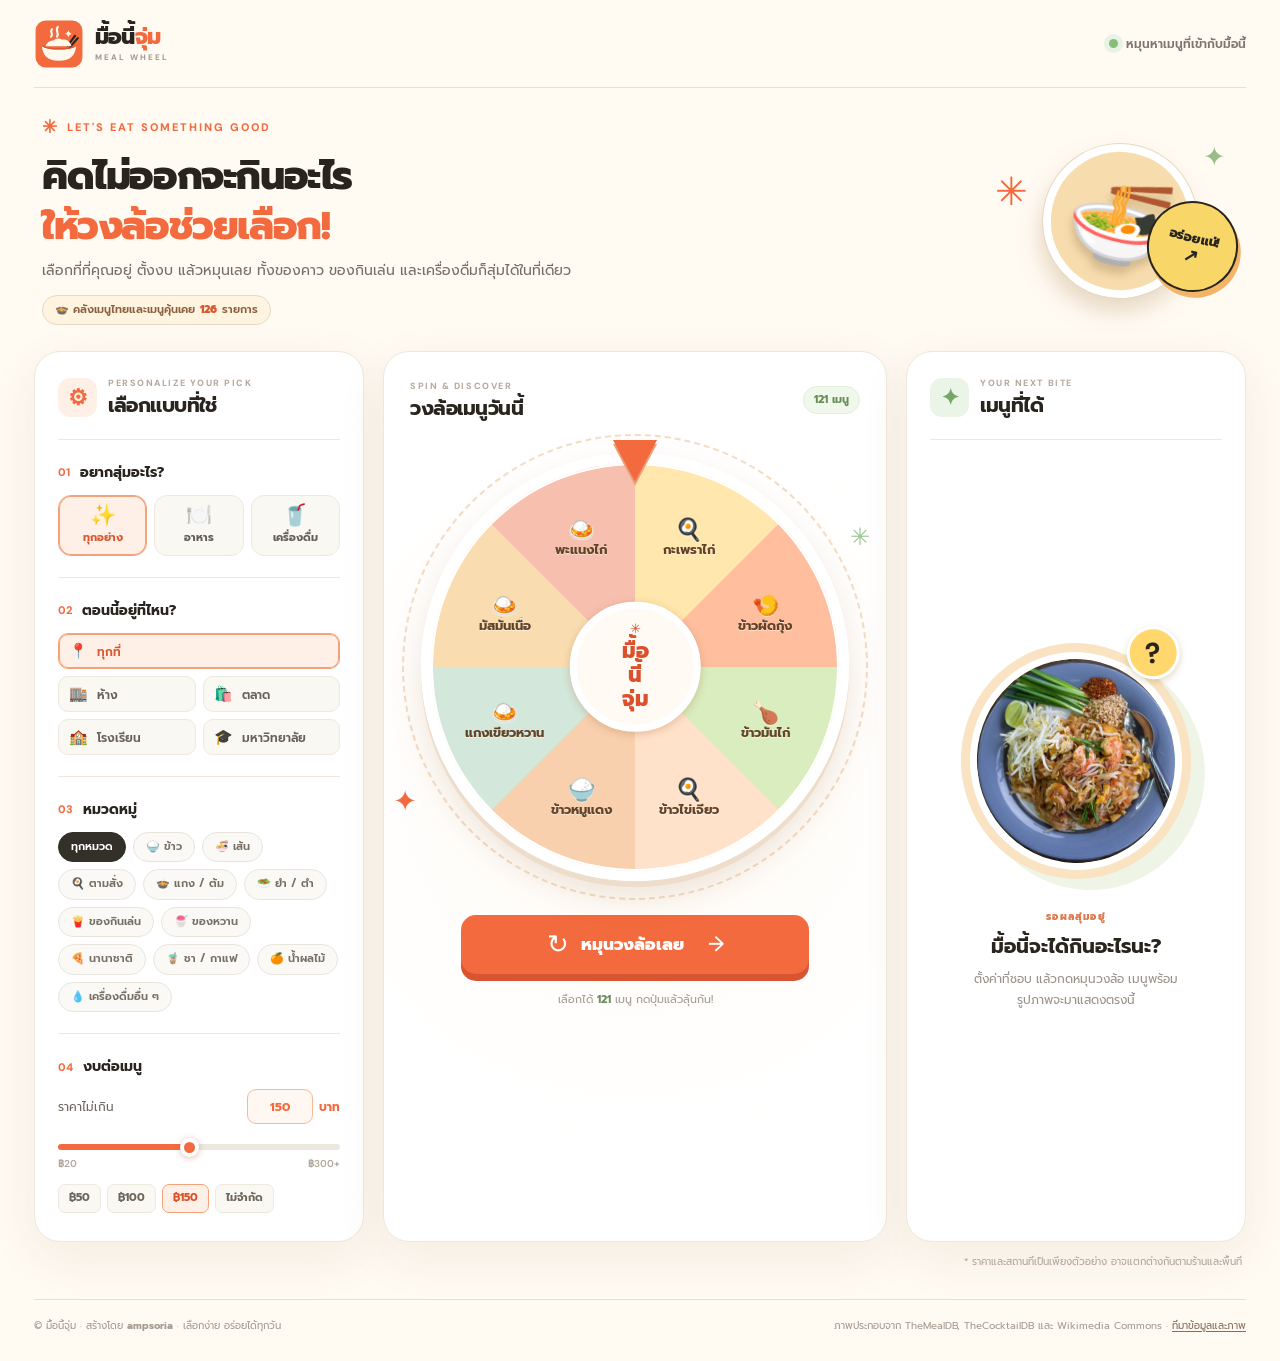
<file: index.html>
<!doctype html>
<html lang="th">
<head>
  <meta charset="UTF-8" />
  <meta name="viewport" content="width=device-width, initial-scale=1" />
  <meta name="theme-color" content="#fff8ed" />
  <meta name="description" content="มื้อนี้จุ่ม: วงล้อสุ่มอาหารและเครื่องดื่ม เลือกสถานที่ หมวดหมู่ และงบประมาณ แล้วหมุนหามื้อถัดไปของคุณ" />
  <title>มื้อนี้จุ่ม — วงล้อสุ่มอาหารและเครื่องดื่ม</title>
  <link rel="icon" href="assets/logo-final.svg" type="image/svg+xml" />
  <link rel="preconnect" href="https://fonts.googleapis.com" />
  <link rel="preconnect" href="https://fonts.gstatic.com" crossorigin />
  <link href="https://fonts.googleapis.com/css2?family=DM+Sans:wght@400;500;600;700;800&family=Prompt:wght@400;500;600;700;800&display=swap" rel="stylesheet" />
  <link rel="stylesheet" href="styles.css" />
  <script src="app.js" defer></script>
</head>
<body>
  <div class="site-shell">
    <header class="site-header">
      <a class="brand" href="#top" aria-label="มื้อนี้จุ่ม หน้าแรก">
        <span class="brand-mark" aria-hidden="true"><img src="assets/logo-final.svg" alt="" width="48" height="48" /></span>
        <span class="brand-name">มื้อนี้<span class="brand-accent">จุ่ม</span><small>MEAL WHEEL</small></span>
      </a>
      <div class="header-note"><span class="header-note-dot"></span> หมุนหาเมนูที่เข้ากับมื้อนี้</div>
    </header>

    <main id="top">
      <section class="intro" aria-labelledby="page-title">
        <div class="intro-copy">
          <span class="eyebrow"><span class="eyebrow-star">✳</span> LET'S EAT SOMETHING GOOD</span>
          <h1 id="page-title">คิดไม่ออกจะกินอะไร<br /><span>ให้วงล้อช่วยเลือก!</span></h1>
          <p>เลือกที่ที่คุณอยู่ ตั้งงบ แล้วหมุนเลย ทั้งของคาว ของกินเล่น และเครื่องดื่มก็สุ่มได้ในที่เดียว</p>
          <div class="catalog-counter">🍲 คลังเมนูไทยและเมนูคุ้นเคย <strong id="catalog-total">35</strong> รายการ</div>
        </div>
        <div class="intro-art" aria-hidden="true">
          <div class="art-spark art-spark-one">✳</div>
          <div class="art-plate"><span>🍜</span></div>
          <div class="art-badge">อร่อยแน่! <span>↗</span></div>
          <div class="art-spark art-spark-two">✦</div>
        </div>
      </section>

      <section class="picker-layout" aria-label="วงล้อสุ่มเมนู">
        <aside class="filter-card" aria-labelledby="filter-title">
          <div class="card-heading">
            <div class="heading-icon">⚙</div>
            <div><span class="card-kicker">PERSONALIZE YOUR PICK</span><h2 id="filter-title">เลือกแบบที่ใช่</h2></div>
          </div>

          <div class="filter-group">
            <div class="group-heading"><span class="step">01</span><h3>อยากสุ่มอะไร?</h3></div>
            <div class="type-options" id="type-options" role="group" aria-label="ประเภทเมนู">
              <button class="type-option is-selected" type="button" data-type="all" aria-pressed="true"><span>✨</span> ทุกอย่าง</button>
              <button class="type-option" type="button" data-type="food" aria-pressed="false"><span>🍽️</span> อาหาร</button>
              <button class="type-option" type="button" data-type="drink" aria-pressed="false"><span>🥤</span> เครื่องดื่ม</button>
            </div>
          </div>

          <div class="filter-group">
            <div class="group-heading"><span class="step">02</span><h3>ตอนนี้อยู่ที่ไหน?</h3></div>
            <div class="location-options" id="location-options" role="group" aria-label="สถานที่">
              <button class="location-option is-selected" type="button" data-location="all" aria-pressed="true"><span>📍</span> ทุกที่</button>
              <button class="location-option" type="button" data-location="mall" aria-pressed="false"><span>🏬</span> ห้าง</button>
              <button class="location-option" type="button" data-location="market" aria-pressed="false"><span>🛍️</span> ตลาด</button>
              <button class="location-option" type="button" data-location="school" aria-pressed="false"><span>🏫</span> โรงเรียน</button>
              <button class="location-option" type="button" data-location="university" aria-pressed="false"><span>🎓</span> มหาวิทยาลัย</button>
            </div>
          </div>

          <div class="filter-group">
            <div class="group-heading"><span class="step">03</span><h3>หมวดหมู่</h3></div>
            <div class="category-options" id="category-options" role="group" aria-label="หมวดหมู่เมนู"></div>
          </div>

          <div class="filter-group budget-group">
            <div class="group-heading"><span class="step">04</span><h3>งบต่อเมนู</h3></div>
            <div class="budget-topline"><label for="budget-input">ราคาไม่เกิน</label><div class="budget-input-wrap"><input id="budget-input" type="number" min="0" max="9999" step="1" value="150" inputmode="numeric" /><span>บาท</span></div></div>
            <input class="budget-slider" id="budget-slider" type="range" min="20" max="300" step="10" value="150" aria-label="งบสูงสุดต่อเมนู" />
            <div class="budget-scale"><span>฿20</span><span>฿300+</span></div>
            <div class="budget-presets" id="budget-presets" role="group" aria-label="งบประมาณที่เลือกบ่อย">
              <button type="button" data-budget="50">฿50</button>
              <button type="button" data-budget="100">฿100</button>
              <button type="button" data-budget="150" class="is-selected">฿150</button>
              <button type="button" data-budget="all">ไม่จำกัด</button>
            </div>
          </div>
        </aside>

        <div class="spin-card" aria-labelledby="wheel-title">
          <div class="spin-header">
            <div><span class="card-kicker">SPIN & DISCOVER</span><h2 id="wheel-title">วงล้อเมนูวันนี้</h2></div>
            <span class="match-count" id="match-count">0 เมนู</span>
          </div>
          <div class="wheel-stage">
            <div class="wheel-halo"></div>
            <div class="wheel-pointer" aria-hidden="true"></div>
            <div class="wheel" id="wheel" aria-label="วงล้อสุ่มเมนู">
              <div class="wheel-labels" id="wheel-labels"></div>
            </div>
            <div class="wheel-center" aria-hidden="true"><span class="center-spark">✳</span><strong>มื้อ<br>นี้<br>จุ่ม</strong></div>
            <span class="stage-spark stage-spark-a" aria-hidden="true">✦</span>
            <span class="stage-spark stage-spark-b" aria-hidden="true">✳</span>
          </div>
          <button class="spin-button" type="button" id="spin-button"><span class="spin-button-icon">↻</span><span>หมุนวงล้อเลย</span><span class="spin-button-arrow">→</span></button>
          <p class="spin-hint" id="spin-hint">เลือกได้ <strong id="match-count-inline">0</strong> เมนู กดปุ่มแล้วลุ้นกัน!</p>
        </div>

        <aside class="result-card" aria-labelledby="result-title">
          <div class="result-heading"><span class="result-heading-icon">✦</span><div><span class="card-kicker">YOUR NEXT BITE</span><h2 id="result-title">เมนูที่ได้</h2></div></div>
          <div id="result-content" class="result-content" aria-live="polite">
            <div class="result-empty">
              <div class="empty-photo"><img src="assets/pad-thai.jpg" alt="ผัดไทย" /><span class="empty-photo-sticker">?</span></div>
              <span class="result-mini-label">รอผลสุ่มอยู่</span>
              <h3>มื้อนี้จะได้กินอะไรนะ?</h3>
              <p>ตั้งค่าที่ชอบ แล้วกดหมุนวงล้อ เมนูพร้อมรูปภาพจะมาแสดงตรงนี้</p>
            </div>
          </div>
        </aside>
      </section>
      <p class="price-note">* ราคาและสถานที่เป็นเพียงตัวอย่าง อาจแตกต่างกันตามร้านและพื้นที่</p>
    </main>
    <footer class="site-footer"><span>© มื้อนี้จุ่ม · สร้างโดย <strong>ampsoria</strong> · เลือกง่าย อร่อยได้ทุกวัน</span><span>ภาพประกอบจาก TheMealDB, TheCocktailDB และ Wikimedia Commons · <a href="credits.html">ที่มาข้อมูลและภาพ</a></span></footer>
  </div>
</body>
</html>
</file>
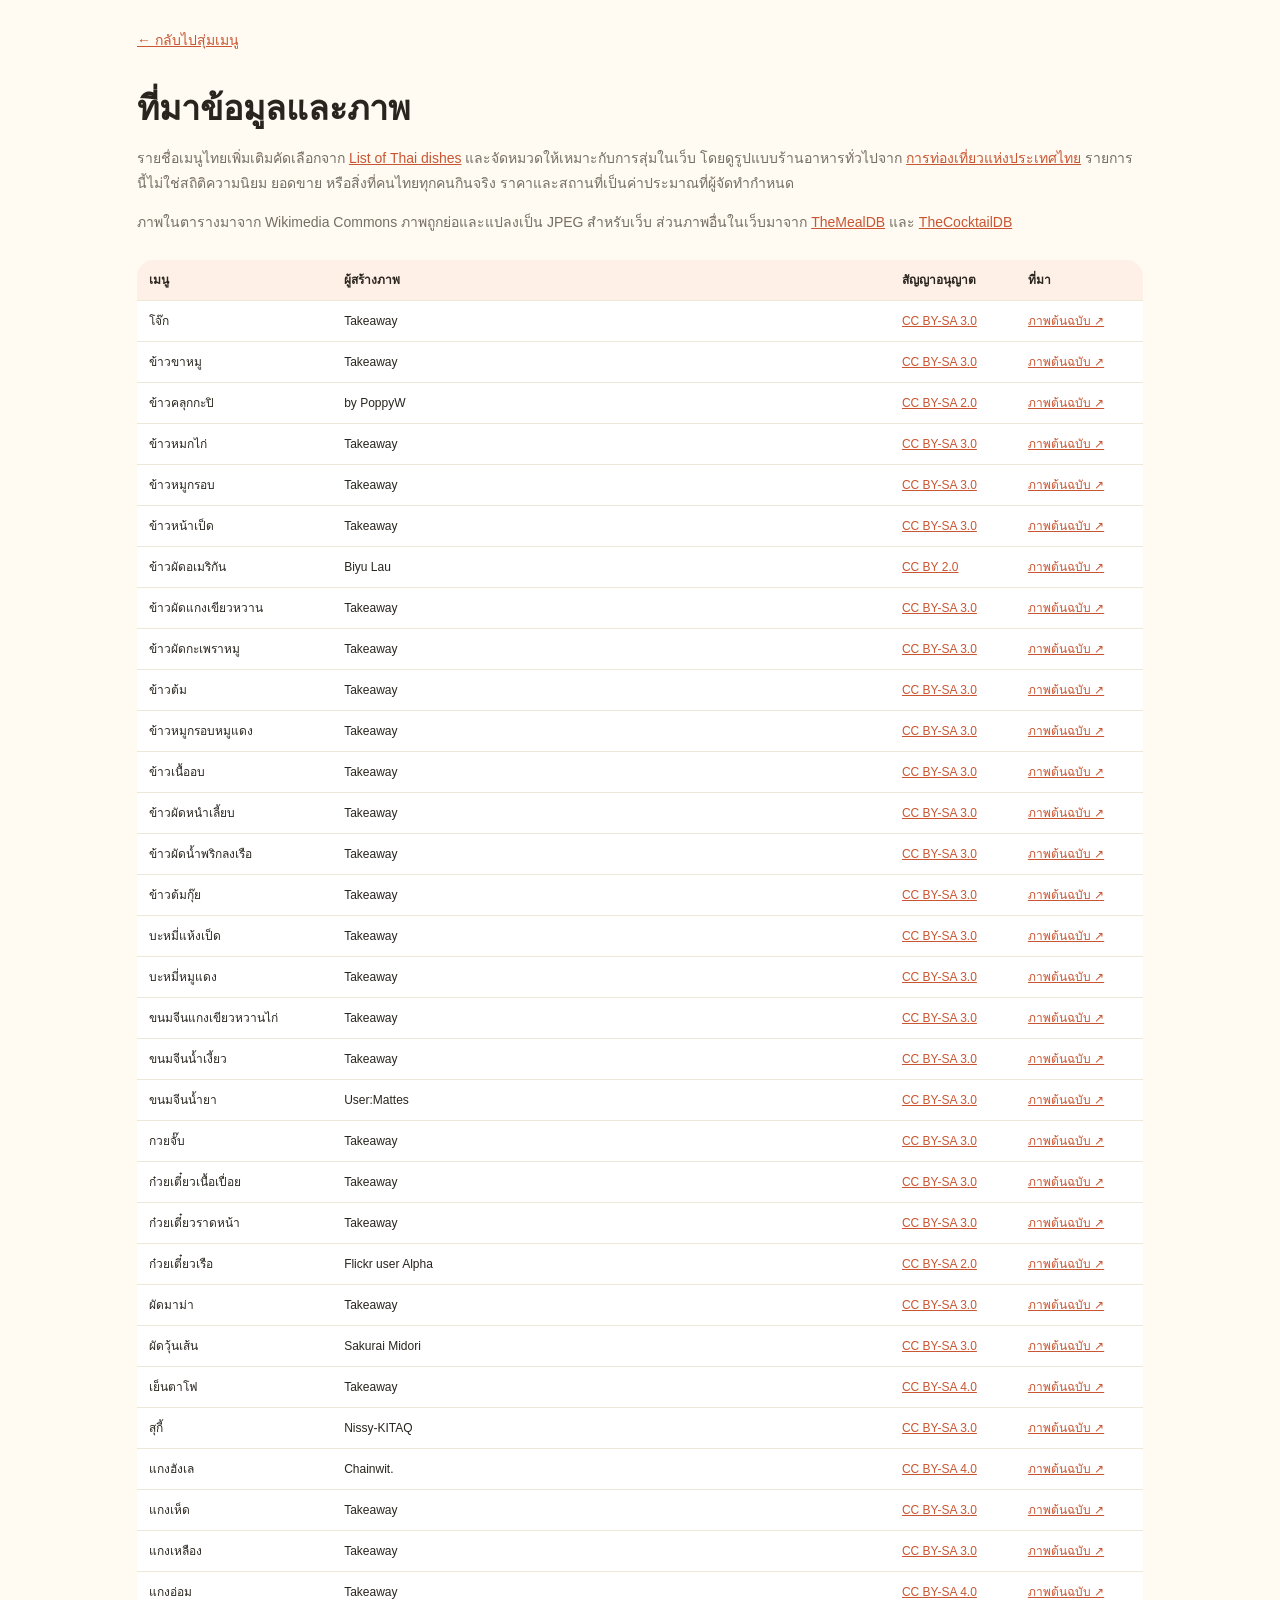
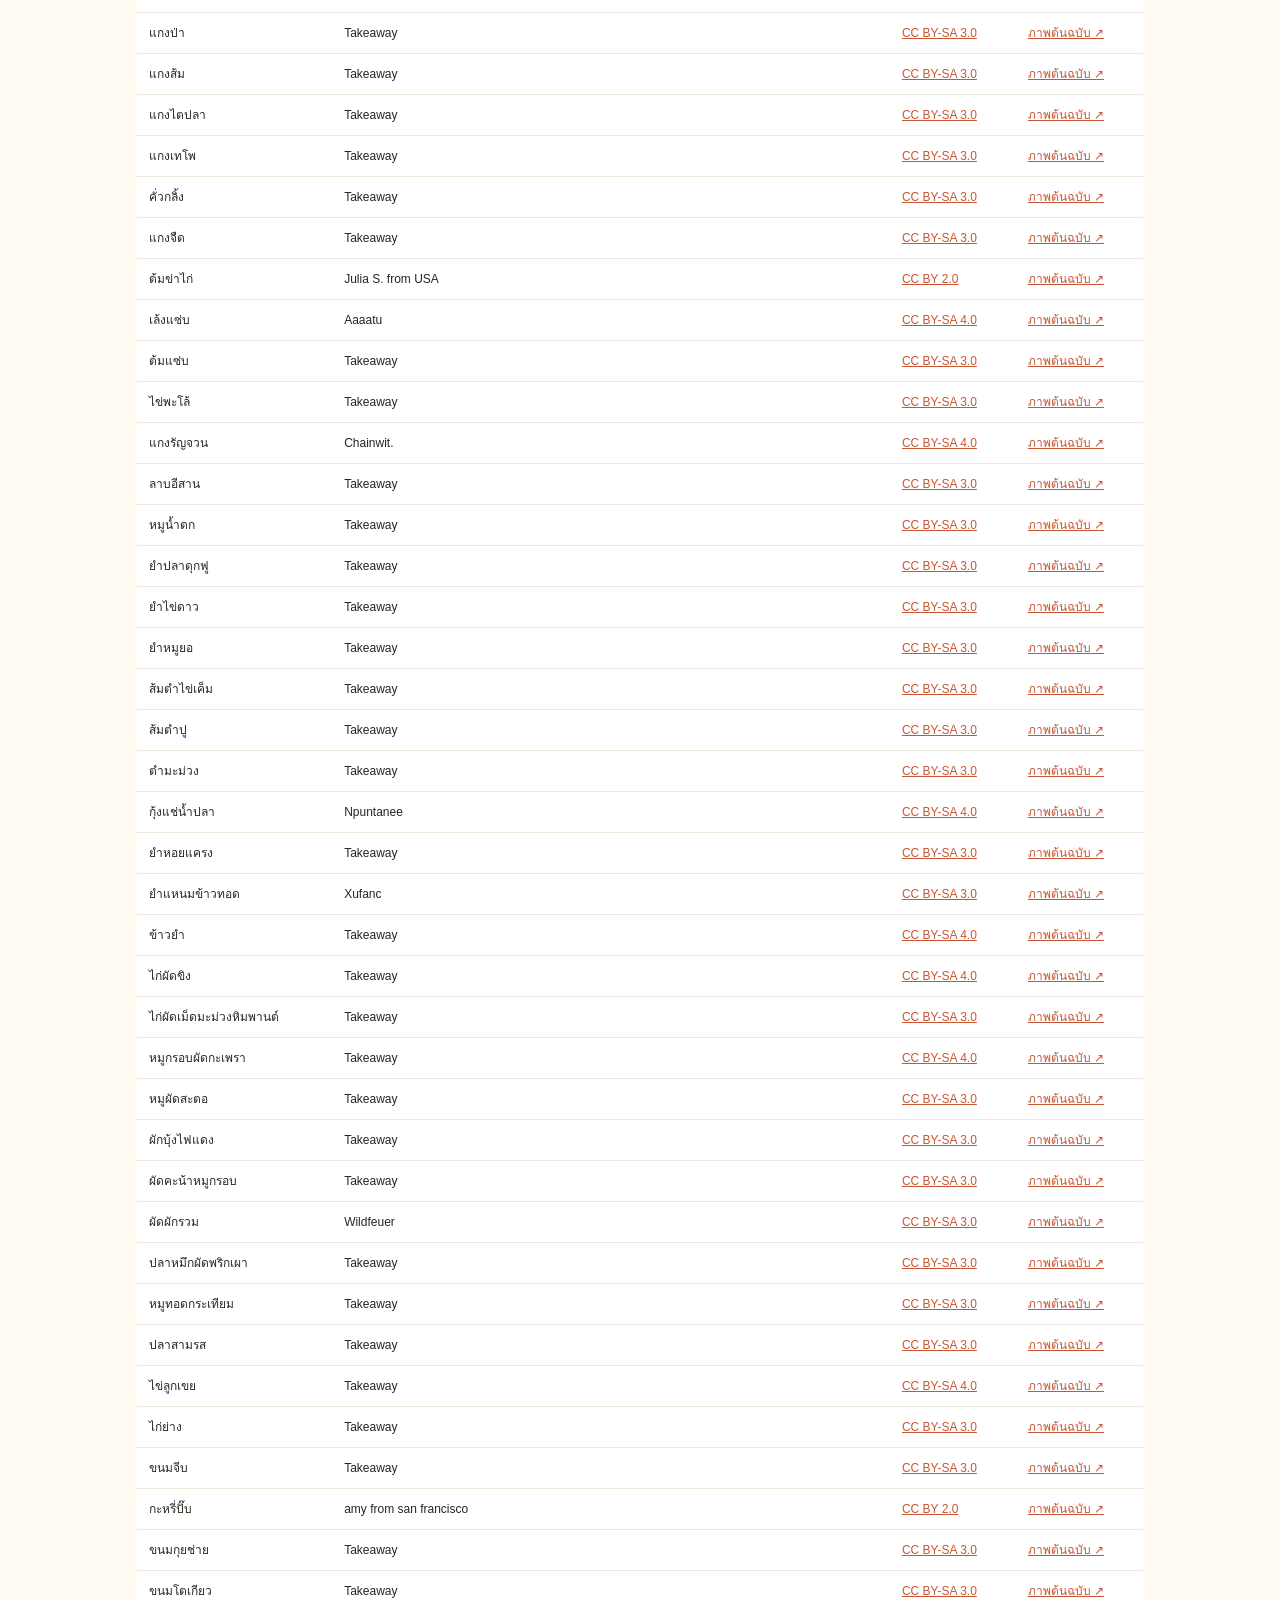
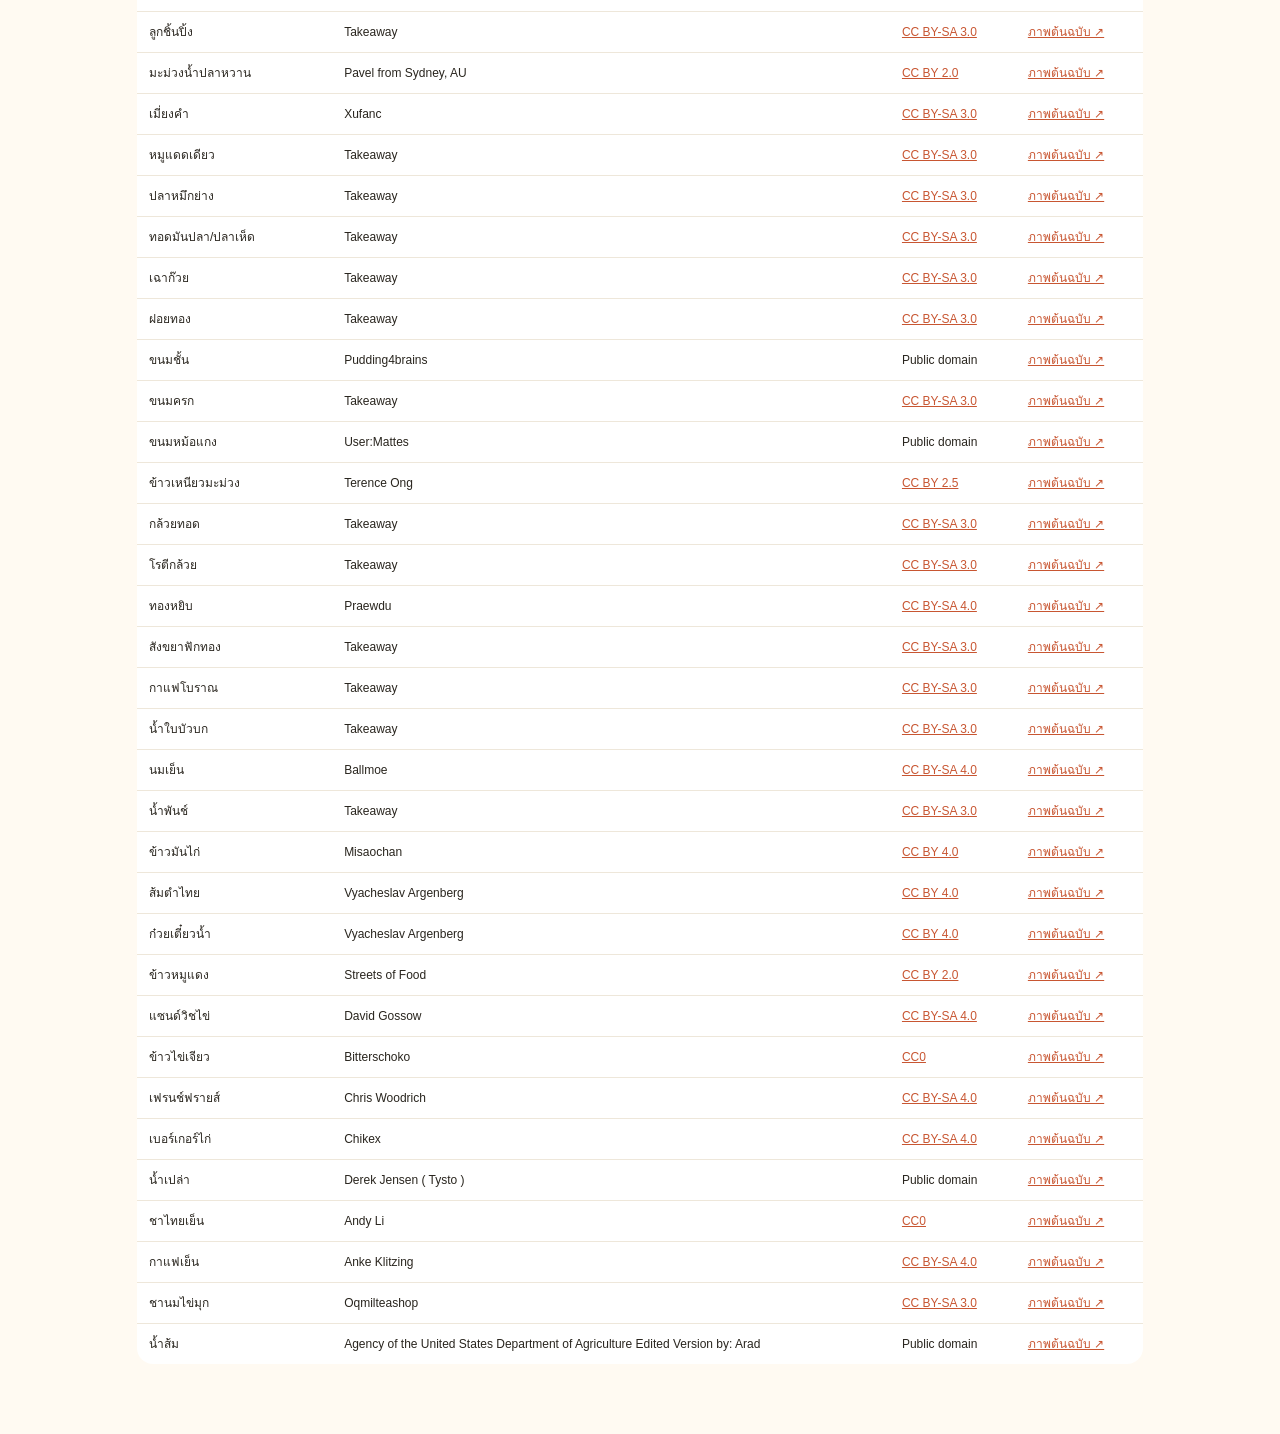
<file: credits.html>
<!doctype html><html lang="th"><head><meta charset="utf-8"><meta name="viewport" content="width=device-width,initial-scale=1"><title>ที่มาข้อมูลและภาพ — มื้อนี้จุ่ม</title><link rel="stylesheet" href="styles.css"><link rel="icon" href="assets/logo-final.svg" type="image/svg+xml"><style>
    .credits-wrap{max-width:1050px;margin:0 auto;padding:30px 22px 70px}.credits-wrap h1{font-size:34px;margin:32px 0 12px}.credits-wrap p{color:#756e64;line-height:1.8}.credits-wrap a{color:#c85632}.credits-table{width:100%;border-collapse:collapse;background:white;border-radius:16px;overflow:hidden;margin-top:24px;font-size:12px}.credits-table th,.credits-table td{text-align:left;padding:11px 12px;border-bottom:1px solid #eee7da;vertical-align:top}.credits-table th{background:#fff0e7}.credits-table tr:last-child td{border-bottom:0}@media(max-width:620px){.credits-table th:nth-child(2),.credits-table td:nth-child(2){display:none}.credits-wrap h1{font-size:27px}}
    </style></head><body><main class="credits-wrap"><a href="index.html">← กลับไปสุ่มเมนู</a><h1>ที่มาข้อมูลและภาพ</h1>
    <p>รายชื่อเมนูไทยเพิ่มเติมคัดเลือกจาก <a href="https://en.wikipedia.org/wiki/List_of_Thai_dishes" target="_blank" rel="noopener">List of Thai dishes</a> และจัดหมวดให้เหมาะกับการสุ่มในเว็บ โดยดูรูปแบบร้านอาหารทั่วไปจาก <a href="https://www.tourismthailand.org/Experiences/Details/local-food/31" target="_blank" rel="noopener">การท่องเที่ยวแห่งประเทศไทย</a> รายการนี้ไม่ใช่สถิติความนิยม ยอดขาย หรือสิ่งที่คนไทยทุกคนกินจริง ราคาและสถานที่เป็นค่าประมาณที่ผู้จัดทำกำหนด</p>
    <p>ภาพในตารางมาจาก Wikimedia Commons ภาพถูกย่อและแปลงเป็น JPEG สำหรับเว็บ ส่วนภาพอื่นในเว็บมาจาก <a href="https://www.themealdb.com/" target="_blank" rel="noopener">TheMealDB</a> และ <a href="https://www.thecocktaildb.com/" target="_blank" rel="noopener">TheCocktailDB</a></p>
    <table class="credits-table"><thead><tr><th>เมนู</th><th>ผู้สร้างภาพ</th><th>สัญญาอนุญาต</th><th>ที่มา</th></tr></thead><tbody><tr><td>โจ๊ก</td><td>Takeaway</td><td><a href="https://creativecommons.org/licenses/by-sa/3.0" target="_blank" rel="noopener">CC BY-SA 3.0</a></td><td><a href="https://commons.wikimedia.org/wiki/File:Jok_mu_sap.JPG" target="_blank" rel="noopener">ภาพต้นฉบับ ↗</a></td></tr><tr><td>ข้าวขาหมู</td><td>Takeaway</td><td><a href="https://creativecommons.org/licenses/by-sa/3.0" target="_blank" rel="noopener">CC BY-SA 3.0</a></td><td><a href="https://commons.wikimedia.org/wiki/File:Khao_kha_mu_02.JPG" target="_blank" rel="noopener">ภาพต้นฉบับ ↗</a></td></tr><tr><td>ข้าวคลุกกะปิ</td><td>by PoppyW</td><td><a href="https://creativecommons.org/licenses/by-sa/2.0" target="_blank" rel="noopener">CC BY-SA 2.0</a></td><td><a href="https://commons.wikimedia.org/wiki/File:Khao.kluke.kapi-01.jpg" target="_blank" rel="noopener">ภาพต้นฉบับ ↗</a></td></tr><tr><td>ข้าวหมกไก่</td><td>Takeaway</td><td><a href="https://creativecommons.org/licenses/by-sa/3.0" target="_blank" rel="noopener">CC BY-SA 3.0</a></td><td><a href="https://commons.wikimedia.org/wiki/File:Khao_mok_kai.JPG" target="_blank" rel="noopener">ภาพต้นฉบับ ↗</a></td></tr><tr><td>ข้าวหมูกรอบ</td><td>Takeaway</td><td><a href="https://creativecommons.org/licenses/by-sa/3.0" target="_blank" rel="noopener">CC BY-SA 3.0</a></td><td><a href="https://commons.wikimedia.org/wiki/File:Khao_mu_krop.jpg" target="_blank" rel="noopener">ภาพต้นฉบับ ↗</a></td></tr><tr><td>ข้าวหน้าเป็ด</td><td>Takeaway</td><td><a href="https://creativecommons.org/licenses/by-sa/3.0" target="_blank" rel="noopener">CC BY-SA 3.0</a></td><td><a href="https://commons.wikimedia.org/wiki/File:Khao_na_pet.JPG" target="_blank" rel="noopener">ภาพต้นฉบับ ↗</a></td></tr><tr><td>ข้าวผัดอเมริกัน</td><td>Biyu Lau</td><td><a href="https://creativecommons.org/licenses/by/2.0" target="_blank" rel="noopener">CC BY 2.0</a></td><td><a href="https://commons.wikimedia.org/wiki/File:American_fried_rice.jpg" target="_blank" rel="noopener">ภาพต้นฉบับ ↗</a></td></tr><tr><td>ข้าวผัดแกงเขียวหวาน</td><td>Takeaway</td><td><a href="https://creativecommons.org/licenses/by-sa/3.0" target="_blank" rel="noopener">CC BY-SA 3.0</a></td><td><a href="https://commons.wikimedia.org/wiki/File:Khao_phat_kaeng_khiao_wan.jpg" target="_blank" rel="noopener">ภาพต้นฉบับ ↗</a></td></tr><tr><td>ข้าวผัดกะเพราหมู</td><td>Takeaway</td><td><a href="https://creativecommons.org/licenses/by-sa/3.0" target="_blank" rel="noopener">CC BY-SA 3.0</a></td><td><a href="https://commons.wikimedia.org/wiki/File:Khao_phat_kraphao_mu.jpg" target="_blank" rel="noopener">ภาพต้นฉบับ ↗</a></td></tr><tr><td>ข้าวต้ม</td><td>Takeaway</td><td><a href="https://creativecommons.org/licenses/by-sa/3.0" target="_blank" rel="noopener">CC BY-SA 3.0</a></td><td><a href="https://commons.wikimedia.org/wiki/File:Khao_tom_pla_01.jpg" target="_blank" rel="noopener">ภาพต้นฉบับ ↗</a></td></tr><tr><td>ข้าวหมูกรอบหมูแดง</td><td>Takeaway</td><td><a href="https://creativecommons.org/licenses/by-sa/3.0" target="_blank" rel="noopener">CC BY-SA 3.0</a></td><td><a href="https://commons.wikimedia.org/wiki/File:Khao_mu_krop_mu_daeng_in_Nong_Khai.jpg" target="_blank" rel="noopener">ภาพต้นฉบับ ↗</a></td></tr><tr><td>ข้าวเนื้ออบ</td><td>Takeaway</td><td><a href="https://creativecommons.org/licenses/by-sa/3.0" target="_blank" rel="noopener">CC BY-SA 3.0</a></td><td><a href="https://commons.wikimedia.org/wiki/File:Khao_nuea_op.jpg" target="_blank" rel="noopener">ภาพต้นฉบับ ↗</a></td></tr><tr><td>ข้าวผัดหนำเลี้ยบ</td><td>Takeaway</td><td><a href="https://creativecommons.org/licenses/by-sa/3.0" target="_blank" rel="noopener">CC BY-SA 3.0</a></td><td><a href="https://commons.wikimedia.org/wiki/File:Khao_phat_nam_liap.jpg" target="_blank" rel="noopener">ภาพต้นฉบับ ↗</a></td></tr><tr><td>ข้าวผัดน้ำพริกลงเรือ</td><td>Takeaway</td><td><a href="https://creativecommons.org/licenses/by-sa/3.0" target="_blank" rel="noopener">CC BY-SA 3.0</a></td><td><a href="https://commons.wikimedia.org/wiki/File:Khao_phat_nam_phrik_long_ruea.jpg" target="_blank" rel="noopener">ภาพต้นฉบับ ↗</a></td></tr><tr><td>ข้าวต้มกุ๊ย</td><td>Takeaway</td><td><a href="https://creativecommons.org/licenses/by-sa/3.0" target="_blank" rel="noopener">CC BY-SA 3.0</a></td><td><a href="https://commons.wikimedia.org/wiki/File:Khao_tom_kui.jpg" target="_blank" rel="noopener">ภาพต้นฉบับ ↗</a></td></tr><tr><td>บะหมี่แห้งเป็ด</td><td>Takeaway</td><td><a href="https://creativecommons.org/licenses/by-sa/3.0" target="_blank" rel="noopener">CC BY-SA 3.0</a></td><td><a href="https://commons.wikimedia.org/wiki/File:Bami_haeng.jpg" target="_blank" rel="noopener">ภาพต้นฉบับ ↗</a></td></tr><tr><td>บะหมี่หมูแดง</td><td>Takeaway</td><td><a href="https://creativecommons.org/licenses/by-sa/3.0" target="_blank" rel="noopener">CC BY-SA 3.0</a></td><td><a href="https://commons.wikimedia.org/wiki/File:Bami_mu_daeng_kiao.JPG" target="_blank" rel="noopener">ภาพต้นฉบับ ↗</a></td></tr><tr><td>ขนมจีนแกงเขียวหวานไก่</td><td>Takeaway</td><td><a href="https://creativecommons.org/licenses/by-sa/3.0" target="_blank" rel="noopener">CC BY-SA 3.0</a></td><td><a href="https://commons.wikimedia.org/wiki/File:Khanom_chin_kaeng_kiao_wan_kai.jpg" target="_blank" rel="noopener">ภาพต้นฉบับ ↗</a></td></tr><tr><td>ขนมจีนน้ำเงี้ยว</td><td>Takeaway</td><td><a href="https://creativecommons.org/licenses/by-sa/3.0" target="_blank" rel="noopener">CC BY-SA 3.0</a></td><td><a href="https://commons.wikimedia.org/wiki/File:Khanom_chin_nam_ngiao_supoe.jpg" target="_blank" rel="noopener">ภาพต้นฉบับ ↗</a></td></tr><tr><td>ขนมจีนน้ำยา</td><td>User:Mattes</td><td><a href="https://creativecommons.org/licenses/by-sa/3.0" target="_blank" rel="noopener">CC BY-SA 3.0</a></td><td><a href="https://commons.wikimedia.org/wiki/File:Khanom_Jeen_Nam_Yaa.jpg" target="_blank" rel="noopener">ภาพต้นฉบับ ↗</a></td></tr><tr><td>กวยจั๊บ</td><td>Takeaway</td><td><a href="https://creativecommons.org/licenses/by-sa/3.0" target="_blank" rel="noopener">CC BY-SA 3.0</a></td><td><a href="https://commons.wikimedia.org/wiki/File:Kuaichap.JPG" target="_blank" rel="noopener">ภาพต้นฉบับ ↗</a></td></tr><tr><td>ก๋วยเตี๋ยวเนื้อเปื่อย</td><td>Takeaway</td><td><a href="https://creativecommons.org/licenses/by-sa/3.0" target="_blank" rel="noopener">CC BY-SA 3.0</a></td><td><a href="https://commons.wikimedia.org/wiki/File:Kuaitiao_nuea_pueay.JPG" target="_blank" rel="noopener">ภาพต้นฉบับ ↗</a></td></tr><tr><td>ก๋วยเตี๋ยวราดหน้า</td><td>Takeaway</td><td><a href="https://creativecommons.org/licenses/by-sa/3.0" target="_blank" rel="noopener">CC BY-SA 3.0</a></td><td><a href="https://commons.wikimedia.org/wiki/File:Kuai-tiao_rat_na_mu.JPG" target="_blank" rel="noopener">ภาพต้นฉบับ ↗</a></td></tr><tr><td>ก๋วยเตี๋ยวเรือ</td><td>Flickr user Alpha</td><td><a href="https://creativecommons.org/licenses/by-sa/2.0" target="_blank" rel="noopener">CC BY-SA 2.0</a></td><td><a href="https://commons.wikimedia.org/wiki/File:Boat_noodles.jpg" target="_blank" rel="noopener">ภาพต้นฉบับ ↗</a></td></tr><tr><td>ผัดมาม่า</td><td>Takeaway</td><td><a href="https://creativecommons.org/licenses/by-sa/3.0" target="_blank" rel="noopener">CC BY-SA 3.0</a></td><td><a href="https://commons.wikimedia.org/wiki/File:Phat_mama.jpg" target="_blank" rel="noopener">ภาพต้นฉบับ ↗</a></td></tr><tr><td>ผัดวุ้นเส้น</td><td>Sakurai Midori</td><td><a href="https://creativecommons.org/licenses/by-sa/3.0" target="_blank" rel="noopener">CC BY-SA 3.0</a></td><td><a href="https://commons.wikimedia.org/wiki/File:Fried_cellophane_noodles_with_shrimp_Pad_woon_sen_kung.jpg" target="_blank" rel="noopener">ภาพต้นฉบับ ↗</a></td></tr><tr><td>เย็นตาโฟ</td><td>Takeaway</td><td><a href="https://creativecommons.org/licenses/by-sa/4.0" target="_blank" rel="noopener">CC BY-SA 4.0</a></td><td><a href="https://commons.wikimedia.org/wiki/File:2019_01_Yen_tafo.jpg" target="_blank" rel="noopener">ภาพต้นฉบับ ↗</a></td></tr><tr><td>สุกี้</td><td>Nissy-KITAQ</td><td><a href="https://creativecommons.org/licenses/by-sa/3.0" target="_blank" rel="noopener">CC BY-SA 3.0</a></td><td><a href="https://commons.wikimedia.org/wiki/File:Thai_Suki_of_MK_Restaurant.JPG" target="_blank" rel="noopener">ภาพต้นฉบับ ↗</a></td></tr><tr><td>แกงฮังเล</td><td>Chainwit.</td><td><a href="https://creativecommons.org/licenses/by-sa/4.0" target="_blank" rel="noopener">CC BY-SA 4.0</a></td><td><a href="https://commons.wikimedia.org/wiki/File:%E0%B9%81%E0%B8%81%E0%B8%87%E0%B8%AE%E0%B8%B1%E0%B8%87%E0%B9%80%E0%B8%A5_%E0%B8%97%E0%B8%B5%E0%B9%88_%E0%B8%AB%E0%B8%A5%E0%B8%B9%E0%B9%89%E0%B8%A5%E0%B8%B3.jpg" target="_blank" rel="noopener">ภาพต้นฉบับ ↗</a></td></tr><tr><td>แกงเห็ด</td><td>Takeaway</td><td><a href="https://creativecommons.org/licenses/by-sa/3.0" target="_blank" rel="noopener">CC BY-SA 3.0</a></td><td><a href="https://commons.wikimedia.org/wiki/File:Kaeng_het.jpg" target="_blank" rel="noopener">ภาพต้นฉบับ ↗</a></td></tr><tr><td>แกงเหลือง</td><td>Takeaway</td><td><a href="https://creativecommons.org/licenses/by-sa/3.0" target="_blank" rel="noopener">CC BY-SA 3.0</a></td><td><a href="https://commons.wikimedia.org/wiki/File:Kaeng_lueang.JPG" target="_blank" rel="noopener">ภาพต้นฉบับ ↗</a></td></tr><tr><td>แกงอ่อม</td><td>Takeaway</td><td><a href="https://creativecommons.org/licenses/by-sa/4.0" target="_blank" rel="noopener">CC BY-SA 4.0</a></td><td><a href="https://commons.wikimedia.org/wiki/File:2016_0919_Lunch_at_Long_Koi_Lap_Khom_05.jpg" target="_blank" rel="noopener">ภาพต้นฉบับ ↗</a></td></tr><tr><td>แกงป่า</td><td>Takeaway</td><td><a href="https://creativecommons.org/licenses/by-sa/3.0" target="_blank" rel="noopener">CC BY-SA 3.0</a></td><td><a href="https://commons.wikimedia.org/wiki/File:Kaeng_phak_wan.JPG" target="_blank" rel="noopener">ภาพต้นฉบับ ↗</a></td></tr><tr><td>แกงส้ม</td><td>Takeaway</td><td><a href="https://creativecommons.org/licenses/by-sa/3.0" target="_blank" rel="noopener">CC BY-SA 3.0</a></td><td><a href="https://commons.wikimedia.org/wiki/File:Kaeng_som_chaom_thot.jpg" target="_blank" rel="noopener">ภาพต้นฉบับ ↗</a></td></tr><tr><td>แกงไตปลา</td><td>Takeaway</td><td><a href="https://creativecommons.org/licenses/by-sa/3.0" target="_blank" rel="noopener">CC BY-SA 3.0</a></td><td><a href="https://commons.wikimedia.org/wiki/File:Kaeng_tai_pla.JPG" target="_blank" rel="noopener">ภาพต้นฉบับ ↗</a></td></tr><tr><td>แกงเทโพ</td><td>Takeaway</td><td><a href="https://creativecommons.org/licenses/by-sa/3.0" target="_blank" rel="noopener">CC BY-SA 3.0</a></td><td><a href="https://commons.wikimedia.org/wiki/File:Kaeng_thae_pho.jpg" target="_blank" rel="noopener">ภาพต้นฉบับ ↗</a></td></tr><tr><td>คั่วกลิ้ง</td><td>Takeaway</td><td><a href="https://creativecommons.org/licenses/by-sa/3.0" target="_blank" rel="noopener">CC BY-SA 3.0</a></td><td><a href="https://commons.wikimedia.org/wiki/File:Khua_kling.JPG" target="_blank" rel="noopener">ภาพต้นฉบับ ↗</a></td></tr><tr><td>แกงจืด</td><td>Takeaway</td><td><a href="https://creativecommons.org/licenses/by-sa/3.0" target="_blank" rel="noopener">CC BY-SA 3.0</a></td><td><a href="https://commons.wikimedia.org/wiki/File:Tom_jued_tahoo.jpg" target="_blank" rel="noopener">ภาพต้นฉบับ ↗</a></td></tr><tr><td>ต้มข่าไก่</td><td>Julia S. from USA</td><td><a href="https://creativecommons.org/licenses/by/2.0" target="_blank" rel="noopener">CC BY 2.0</a></td><td><a href="https://commons.wikimedia.org/wiki/File:Tom_kha_kai_at_a_restaurant.jpg" target="_blank" rel="noopener">ภาพต้นฉบับ ↗</a></td></tr><tr><td>เล้งแซ่บ</td><td>Aaaatu</td><td><a href="https://creativecommons.org/licenses/by-sa/4.0" target="_blank" rel="noopener">CC BY-SA 4.0</a></td><td><a href="https://commons.wikimedia.org/wiki/File:Leng_saap.jpg" target="_blank" rel="noopener">ภาพต้นฉบับ ↗</a></td></tr><tr><td>ต้มแซ่บ</td><td>Takeaway</td><td><a href="https://creativecommons.org/licenses/by-sa/3.0" target="_blank" rel="noopener">CC BY-SA 3.0</a></td><td><a href="https://commons.wikimedia.org/wiki/File:Tom_saep.JPG" target="_blank" rel="noopener">ภาพต้นฉบับ ↗</a></td></tr><tr><td>ไข่พะโล้</td><td>Takeaway</td><td><a href="https://creativecommons.org/licenses/by-sa/3.0" target="_blank" rel="noopener">CC BY-SA 3.0</a></td><td><a href="https://commons.wikimedia.org/wiki/File:Mu_phalo.JPG" target="_blank" rel="noopener">ภาพต้นฉบับ ↗</a></td></tr><tr><td>แกงรัญจวน</td><td>Chainwit.</td><td><a href="https://creativecommons.org/licenses/by-sa/4.0" target="_blank" rel="noopener">CC BY-SA 4.0</a></td><td><a href="https://commons.wikimedia.org/wiki/File:Methavalai_Sorndaeng_-_kaeng_ranjuan_-_%E0%B9%81%E0%B8%81%E0%B8%87%E0%B8%A3%E0%B8%B1%E0%B8%8D%E0%B8%88%E0%B8%A7%E0%B8%99_-_%E0%B9%80%E0%B8%A1%E0%B8%98%E0%B8%B2%E0%B8%A7%E0%B8%A5%E0%B8%B1%E0%B8%A2_%E0%B8%A8%E0%B8%A3%E0%B9%81%E0%B8%94%E0%B8%87_(Dec_2021).jpg" target="_blank" rel="noopener">ภาพต้นฉบับ ↗</a></td></tr><tr><td>ลาบอีสาน</td><td>Takeaway</td><td><a href="https://creativecommons.org/licenses/by-sa/3.0" target="_blank" rel="noopener">CC BY-SA 3.0</a></td><td><a href="https://commons.wikimedia.org/wiki/File:Lap_mu_isan.JPG" target="_blank" rel="noopener">ภาพต้นฉบับ ↗</a></td></tr><tr><td>หมูน้ำตก</td><td>Takeaway</td><td><a href="https://creativecommons.org/licenses/by-sa/3.0" target="_blank" rel="noopener">CC BY-SA 3.0</a></td><td><a href="https://commons.wikimedia.org/wiki/File:Moo_nam_tok.jpg" target="_blank" rel="noopener">ภาพต้นฉบับ ↗</a></td></tr><tr><td>ยำปลาดุกฟู</td><td>Takeaway</td><td><a href="https://creativecommons.org/licenses/by-sa/3.0" target="_blank" rel="noopener">CC BY-SA 3.0</a></td><td><a href="https://commons.wikimedia.org/wiki/File:Yum_pladook_foo.jpg" target="_blank" rel="noopener">ภาพต้นฉบับ ↗</a></td></tr><tr><td>ยำไข่ดาว</td><td>Takeaway</td><td><a href="https://creativecommons.org/licenses/by-sa/3.0" target="_blank" rel="noopener">CC BY-SA 3.0</a></td><td><a href="https://commons.wikimedia.org/wiki/File:Yam_khai_dao.JPG" target="_blank" rel="noopener">ภาพต้นฉบับ ↗</a></td></tr><tr><td>ยำหมูยอ</td><td>Takeaway</td><td><a href="https://creativecommons.org/licenses/by-sa/3.0" target="_blank" rel="noopener">CC BY-SA 3.0</a></td><td><a href="https://commons.wikimedia.org/wiki/File:Yam_mu_yo.jpg" target="_blank" rel="noopener">ภาพต้นฉบับ ↗</a></td></tr><tr><td>ส้มตำไข่เค็ม</td><td>Takeaway</td><td><a href="https://creativecommons.org/licenses/by-sa/3.0" target="_blank" rel="noopener">CC BY-SA 3.0</a></td><td><a href="https://commons.wikimedia.org/wiki/File:Som_tam_khai_khem.jpg" target="_blank" rel="noopener">ภาพต้นฉบับ ↗</a></td></tr><tr><td>ส้มตำปู</td><td>Takeaway</td><td><a href="https://creativecommons.org/licenses/by-sa/3.0" target="_blank" rel="noopener">CC BY-SA 3.0</a></td><td><a href="https://commons.wikimedia.org/wiki/File:Som_tam_pu.jpg" target="_blank" rel="noopener">ภาพต้นฉบับ ↗</a></td></tr><tr><td>ตำมะม่วง</td><td>Takeaway</td><td><a href="https://creativecommons.org/licenses/by-sa/3.0" target="_blank" rel="noopener">CC BY-SA 3.0</a></td><td><a href="https://commons.wikimedia.org/wiki/File:Tam_mamuang_pla_haeng_thot.jpg" target="_blank" rel="noopener">ภาพต้นฉบับ ↗</a></td></tr><tr><td>กุ้งแช่น้ำปลา</td><td>Npuntanee</td><td><a href="https://creativecommons.org/licenses/by-sa/4.0" target="_blank" rel="noopener">CC BY-SA 4.0</a></td><td><a href="https://commons.wikimedia.org/wiki/File:SpicyRawShrimpSalad.jpg" target="_blank" rel="noopener">ภาพต้นฉบับ ↗</a></td></tr><tr><td>ยำหอยแครง</td><td>Takeaway</td><td><a href="https://creativecommons.org/licenses/by-sa/3.0" target="_blank" rel="noopener">CC BY-SA 3.0</a></td><td><a href="https://commons.wikimedia.org/wiki/File:Yam_hoi_khraeng.jpg" target="_blank" rel="noopener">ภาพต้นฉบับ ↗</a></td></tr><tr><td>ยำแหนมข้าวทอด</td><td>Xufanc</td><td><a href="https://creativecommons.org/licenses/by-sa/3.0" target="_blank" rel="noopener">CC BY-SA 3.0</a></td><td><a href="https://commons.wikimedia.org/wiki/File:Yamnaem71.JPG" target="_blank" rel="noopener">ภาพต้นฉบับ ↗</a></td></tr><tr><td>ข้าวยำ</td><td>Takeaway</td><td><a href="https://creativecommons.org/licenses/by-sa/4.0" target="_blank" rel="noopener">CC BY-SA 4.0</a></td><td><a href="https://commons.wikimedia.org/wiki/File:2019_02_Khao_yam_unmixed.jpg" target="_blank" rel="noopener">ภาพต้นฉบับ ↗</a></td></tr><tr><td>ไก่ผัดขิง</td><td>Takeaway</td><td><a href="https://creativecommons.org/licenses/by-sa/4.0" target="_blank" rel="noopener">CC BY-SA 4.0</a></td><td><a href="https://commons.wikimedia.org/wiki/File:Kai_phat_khing.jpg" target="_blank" rel="noopener">ภาพต้นฉบับ ↗</a></td></tr><tr><td>ไก่ผัดเม็ดมะม่วงหิมพานต์</td><td>Takeaway</td><td><a href="https://creativecommons.org/licenses/by-sa/3.0" target="_blank" rel="noopener">CC BY-SA 3.0</a></td><td><a href="https://commons.wikimedia.org/wiki/File:Kai_phat_met_mamuang_himaphan.JPG" target="_blank" rel="noopener">ภาพต้นฉบับ ↗</a></td></tr><tr><td>หมูกรอบผัดกะเพรา</td><td>Takeaway</td><td><a href="https://creativecommons.org/licenses/by-sa/4.0" target="_blank" rel="noopener">CC BY-SA 4.0</a></td><td><a href="https://commons.wikimedia.org/wiki/File:2017_0426_Mu_krop_phat_kaphrao_khai_dao_rat_khao_in_Ayutthaya.jpg" target="_blank" rel="noopener">ภาพต้นฉบับ ↗</a></td></tr><tr><td>หมูผัดสะตอ</td><td>Takeaway</td><td><a href="https://creativecommons.org/licenses/by-sa/3.0" target="_blank" rel="noopener">CC BY-SA 3.0</a></td><td><a href="https://commons.wikimedia.org/wiki/File:Mu_phat_sato.jpg" target="_blank" rel="noopener">ภาพต้นฉบับ ↗</a></td></tr><tr><td>ผักบุ้งไฟแดง</td><td>Takeaway</td><td><a href="https://creativecommons.org/licenses/by-sa/3.0" target="_blank" rel="noopener">CC BY-SA 3.0</a></td><td><a href="https://commons.wikimedia.org/wiki/File:Pak_boong_fai_daeng.jpg" target="_blank" rel="noopener">ภาพต้นฉบับ ↗</a></td></tr><tr><td>ผัดคะน้าหมูกรอบ</td><td>Takeaway</td><td><a href="https://creativecommons.org/licenses/by-sa/3.0" target="_blank" rel="noopener">CC BY-SA 3.0</a></td><td><a href="https://commons.wikimedia.org/wiki/File:Phat_khana_mu_krop.jpg" target="_blank" rel="noopener">ภาพต้นฉบับ ↗</a></td></tr><tr><td>ผัดผักรวม</td><td>Wildfeuer</td><td><a href="https://creativecommons.org/licenses/by-sa/3.0" target="_blank" rel="noopener">CC BY-SA 3.0</a></td><td><a href="https://commons.wikimedia.org/wiki/File:2008-06-14ThaiRestaurant03.jpg" target="_blank" rel="noopener">ภาพต้นฉบับ ↗</a></td></tr><tr><td>ปลาหมึกผัดพริกเผา</td><td>Takeaway</td><td><a href="https://creativecommons.org/licenses/by-sa/3.0" target="_blank" rel="noopener">CC BY-SA 3.0</a></td><td><a href="https://commons.wikimedia.org/wiki/File:Pla_muek_phat_phrik_phao.JPG" target="_blank" rel="noopener">ภาพต้นฉบับ ↗</a></td></tr><tr><td>หมูทอดกระเทียม</td><td>Takeaway</td><td><a href="https://creativecommons.org/licenses/by-sa/3.0" target="_blank" rel="noopener">CC BY-SA 3.0</a></td><td><a href="https://commons.wikimedia.org/wiki/File:Mu_thot_krathiam.jpg" target="_blank" rel="noopener">ภาพต้นฉบับ ↗</a></td></tr><tr><td>ปลาสามรส</td><td>Takeaway</td><td><a href="https://creativecommons.org/licenses/by-sa/3.0" target="_blank" rel="noopener">CC BY-SA 3.0</a></td><td><a href="https://commons.wikimedia.org/wiki/File:Pla_tub_tim_tod_samrod.jpg" target="_blank" rel="noopener">ภาพต้นฉบับ ↗</a></td></tr><tr><td>ไข่ลูกเขย</td><td>Takeaway</td><td><a href="https://creativecommons.org/licenses/by-sa/4.0" target="_blank" rel="noopener">CC BY-SA 4.0</a></td><td><a href="https://commons.wikimedia.org/wiki/File:Khai_luk_khoei.jpg" target="_blank" rel="noopener">ภาพต้นฉบับ ↗</a></td></tr><tr><td>ไก่ย่าง</td><td>Takeaway</td><td><a href="https://creativecommons.org/licenses/by-sa/3.0" target="_blank" rel="noopener">CC BY-SA 3.0</a></td><td><a href="https://commons.wikimedia.org/wiki/File:Kai_yang_CM.jpg" target="_blank" rel="noopener">ภาพต้นฉบับ ↗</a></td></tr><tr><td>ขนมจีบ</td><td>Takeaway</td><td><a href="https://creativecommons.org/licenses/by-sa/3.0" target="_blank" rel="noopener">CC BY-SA 3.0</a></td><td><a href="https://commons.wikimedia.org/wiki/File:Khanom_chip.jpg" target="_blank" rel="noopener">ภาพต้นฉบับ ↗</a></td></tr><tr><td>กะหรี่ปั๊บ</td><td>amy from san francisco</td><td><a href="https://creativecommons.org/licenses/by/2.0" target="_blank" rel="noopener">CC BY 2.0</a></td><td><a href="https://commons.wikimedia.org/wiki/File:Burmese_style_samusa.jpg" target="_blank" rel="noopener">ภาพต้นฉบับ ↗</a></td></tr><tr><td>ขนมกุยช่าย</td><td>Takeaway</td><td><a href="https://creativecommons.org/licenses/by-sa/3.0" target="_blank" rel="noopener">CC BY-SA 3.0</a></td><td><a href="https://commons.wikimedia.org/wiki/File:Khanom_kuichai.jpg" target="_blank" rel="noopener">ภาพต้นฉบับ ↗</a></td></tr><tr><td>ขนมโตเกียว</td><td>Takeaway</td><td><a href="https://creativecommons.org/licenses/by-sa/3.0" target="_blank" rel="noopener">CC BY-SA 3.0</a></td><td><a href="https://commons.wikimedia.org/wiki/File:Khanom_Tokiao.jpg" target="_blank" rel="noopener">ภาพต้นฉบับ ↗</a></td></tr><tr><td>ลูกชิ้นปิ้ง</td><td>Takeaway</td><td><a href="https://creativecommons.org/licenses/by-sa/3.0" target="_blank" rel="noopener">CC BY-SA 3.0</a></td><td><a href="https://commons.wikimedia.org/wiki/File:Grilled_pork_and_beef_balls.jpg" target="_blank" rel="noopener">ภาพต้นฉบับ ↗</a></td></tr><tr><td>มะม่วงน้ำปลาหวาน</td><td>Pavel from Sydney, AU</td><td><a href="https://creativecommons.org/licenses/by/2.0" target="_blank" rel="noopener">CC BY 2.0</a></td><td><a href="https://commons.wikimedia.org/wiki/File:Mamuang_nam_pla_wan.jpg" target="_blank" rel="noopener">ภาพต้นฉบับ ↗</a></td></tr><tr><td>เมี่ยงคำ</td><td>Xufanc</td><td><a href="https://creativecommons.org/licenses/by-sa/3.0" target="_blank" rel="noopener">CC BY-SA 3.0</a></td><td><a href="https://commons.wikimedia.org/wiki/File:Miang_kam_ready.JPG" target="_blank" rel="noopener">ภาพต้นฉบับ ↗</a></td></tr><tr><td>หมูแดดเดียว</td><td>Takeaway</td><td><a href="https://creativecommons.org/licenses/by-sa/3.0" target="_blank" rel="noopener">CC BY-SA 3.0</a></td><td><a href="https://commons.wikimedia.org/wiki/File:Mu_daet_diao.jpg" target="_blank" rel="noopener">ภาพต้นฉบับ ↗</a></td></tr><tr><td>ปลาหมึกย่าง</td><td>Takeaway</td><td><a href="https://creativecommons.org/licenses/by-sa/3.0" target="_blank" rel="noopener">CC BY-SA 3.0</a></td><td><a href="https://commons.wikimedia.org/wiki/File:Plamuk_yang.jpg" target="_blank" rel="noopener">ภาพต้นฉบับ ↗</a></td></tr><tr><td>ทอดมันปลา/ปลาเห็ด</td><td>Takeaway</td><td><a href="https://creativecommons.org/licenses/by-sa/3.0" target="_blank" rel="noopener">CC BY-SA 3.0</a></td><td><a href="https://commons.wikimedia.org/wiki/File:Thanin_market_tod_man_pla.jpg" target="_blank" rel="noopener">ภาพต้นฉบับ ↗</a></td></tr><tr><td>เฉาก๊วย</td><td>Takeaway</td><td><a href="https://creativecommons.org/licenses/by-sa/3.0" target="_blank" rel="noopener">CC BY-SA 3.0</a></td><td><a href="https://commons.wikimedia.org/wiki/File:Chao_guay_thai_grass_jelly.jpg" target="_blank" rel="noopener">ภาพต้นฉบับ ↗</a></td></tr><tr><td>ฝอยทอง</td><td>Takeaway</td><td><a href="https://creativecommons.org/licenses/by-sa/3.0" target="_blank" rel="noopener">CC BY-SA 3.0</a></td><td><a href="https://commons.wikimedia.org/wiki/File:Foi_thong.jpg" target="_blank" rel="noopener">ภาพต้นฉบับ ↗</a></td></tr><tr><td>ขนมชั้น</td><td>Pudding4brains</td><td>Public domain</td><td><a href="https://commons.wikimedia.org/wiki/File:Kue_lapis_-_driekleur_en_rozen.jpg" target="_blank" rel="noopener">ภาพต้นฉบับ ↗</a></td></tr><tr><td>ขนมครก</td><td>Takeaway</td><td><a href="https://creativecommons.org/licenses/by-sa/3.0" target="_blank" rel="noopener">CC BY-SA 3.0</a></td><td><a href="https://commons.wikimedia.org/wiki/File:Khanom_khrok.jpg" target="_blank" rel="noopener">ภาพต้นฉบับ ↗</a></td></tr><tr><td>ขนมหม้อแกง</td><td>User:Mattes</td><td>Public domain</td><td><a href="https://commons.wikimedia.org/wiki/File:Mo_Geng.JPG" target="_blank" rel="noopener">ภาพต้นฉบับ ↗</a></td></tr><tr><td>ข้าวเหนียวมะม่วง</td><td>Terence Ong</td><td><a href="https://creativecommons.org/licenses/by/2.5" target="_blank" rel="noopener">CC BY 2.5</a></td><td><a href="https://commons.wikimedia.org/wiki/File:Mango_with_glutinous_rice.jpg" target="_blank" rel="noopener">ภาพต้นฉบับ ↗</a></td></tr><tr><td>กล้วยทอด</td><td>Takeaway</td><td><a href="https://creativecommons.org/licenses/by-sa/3.0" target="_blank" rel="noopener">CC BY-SA 3.0</a></td><td><a href="https://commons.wikimedia.org/wiki/File:Kluai_thot.jpg" target="_blank" rel="noopener">ภาพต้นฉบับ ↗</a></td></tr><tr><td>โรตีกล้วย</td><td>Takeaway</td><td><a href="https://creativecommons.org/licenses/by-sa/3.0" target="_blank" rel="noopener">CC BY-SA 3.0</a></td><td><a href="https://commons.wikimedia.org/wiki/File:Roti_kluai_khai_chiang_mai_04.jpg" target="_blank" rel="noopener">ภาพต้นฉบับ ↗</a></td></tr><tr><td>ทองหยิบ</td><td>Praewdu</td><td><a href="https://creativecommons.org/licenses/by-sa/4.0" target="_blank" rel="noopener">CC BY-SA 4.0</a></td><td><a href="https://commons.wikimedia.org/wiki/File:%E0%B8%97%E0%B8%AD%E0%B8%87%E0%B8%AB%E0%B8%A2%E0%B8%B4%E0%B8%9A%E0%B9%80%E0%B8%95%E0%B9%87%E0%B8%A1.jpg" target="_blank" rel="noopener">ภาพต้นฉบับ ↗</a></td></tr><tr><td>สังขยาฟักทอง</td><td>Takeaway</td><td><a href="https://creativecommons.org/licenses/by-sa/3.0" target="_blank" rel="noopener">CC BY-SA 3.0</a></td><td><a href="https://commons.wikimedia.org/wiki/File:Sangkhaya_fak_thong.JPG" target="_blank" rel="noopener">ภาพต้นฉบับ ↗</a></td></tr><tr><td>กาแฟโบราณ</td><td>Takeaway</td><td><a href="https://creativecommons.org/licenses/by-sa/3.0" target="_blank" rel="noopener">CC BY-SA 3.0</a></td><td><a href="https://commons.wikimedia.org/wiki/File:Kafae_boran_Chiang_Mai.jpg" target="_blank" rel="noopener">ภาพต้นฉบับ ↗</a></td></tr><tr><td>น้ำใบบัวบก</td><td>Takeaway</td><td><a href="https://creativecommons.org/licenses/by-sa/3.0" target="_blank" rel="noopener">CC BY-SA 3.0</a></td><td><a href="https://commons.wikimedia.org/wiki/File:Nam_bai_bua_bok.JPG" target="_blank" rel="noopener">ภาพต้นฉบับ ↗</a></td></tr><tr><td>นมเย็น</td><td>Ballmoe</td><td><a href="https://creativecommons.org/licenses/by-sa/4.0" target="_blank" rel="noopener">CC BY-SA 4.0</a></td><td><a href="https://commons.wikimedia.org/wiki/File:Nomyen.jpg" target="_blank" rel="noopener">ภาพต้นฉบับ ↗</a></td></tr><tr><td>น้ำพันช์</td><td>Takeaway</td><td><a href="https://creativecommons.org/licenses/by-sa/3.0" target="_blank" rel="noopener">CC BY-SA 3.0</a></td><td><a href="https://commons.wikimedia.org/wiki/File:Nam_phan.jpg" target="_blank" rel="noopener">ภาพต้นฉบับ ↗</a></td></tr><tr><td>ข้าวมันไก่</td><td>Misaochan</td><td><a href="https://creativecommons.org/licenses/by/4.0" target="_blank" rel="noopener">CC BY 4.0</a></td><td><a href="https://commons.wikimedia.org/wiki/File:Hainanese_chicken_rice.jpg" target="_blank" rel="noopener">ภาพต้นฉบับ ↗</a></td></tr><tr><td>ส้มตำไทย</td><td>Vyacheslav Argenberg</td><td><a href="https://creativecommons.org/licenses/by/4.0" target="_blank" rel="noopener">CC BY 4.0</a></td><td><a href="https://commons.wikimedia.org/wiki/File:Som_Tam_green_papaya_salad,_Bangkok,_Thailand.jpg" target="_blank" rel="noopener">ภาพต้นฉบับ ↗</a></td></tr><tr><td>ก๋วยเตี๋ยวน้ำ</td><td>Vyacheslav Argenberg</td><td><a href="https://creativecommons.org/licenses/by/4.0" target="_blank" rel="noopener">CC BY 4.0</a></td><td><a href="https://commons.wikimedia.org/wiki/File:Thai_noodle_soup,_Khao_Yai,_Thailand.jpg" target="_blank" rel="noopener">ภาพต้นฉบับ ↗</a></td></tr><tr><td>ข้าวหมูแดง</td><td>Streets of Food</td><td><a href="https://creativecommons.org/licenses/by/2.0" target="_blank" rel="noopener">CC BY 2.0</a></td><td><a href="https://commons.wikimedia.org/wiki/File:Bangkok_street_food_-_Thanee_Khao_Moo_Daeng_(51363015023).jpg" target="_blank" rel="noopener">ภาพต้นฉบับ ↗</a></td></tr><tr><td>แซนด์วิชไข่</td><td>David Gossow</td><td><a href="https://creativecommons.org/licenses/by-sa/4.0" target="_blank" rel="noopener">CC BY-SA 4.0</a></td><td><a href="https://commons.wikimedia.org/wiki/File:Egg_Sandwich.jpg" target="_blank" rel="noopener">ภาพต้นฉบับ ↗</a></td></tr><tr><td>ข้าวไข่เจียว</td><td>Bitterschoko</td><td><a href="http://creativecommons.org/publicdomain/zero/1.0/deed.en" target="_blank" rel="noopener">CC0</a></td><td><a href="https://commons.wikimedia.org/wiki/File:Khao_khaichiao_(omelette_with_rice),_Bangkok,_2018-10-20.jpg" target="_blank" rel="noopener">ภาพต้นฉบับ ↗</a></td></tr><tr><td>เฟรนช์ฟรายส์</td><td>Chris Woodrich</td><td><a href="https://creativecommons.org/licenses/by-sa/4.0" target="_blank" rel="noopener">CC BY-SA 4.0</a></td><td><a href="https://commons.wikimedia.org/wiki/File:Cajun_fries_from_Popeyes_Louisiana_Kitchen,_Stratford,_Ontario,_2025-08-04.jpg" target="_blank" rel="noopener">ภาพต้นฉบับ ↗</a></td></tr><tr><td>เบอร์เกอร์ไก่</td><td>Chikex</td><td><a href="https://creativecommons.org/licenses/by-sa/4.0" target="_blank" rel="noopener">CC BY-SA 4.0</a></td><td><a href="https://commons.wikimedia.org/wiki/File:Chicken-burger-combo_(1).jpg" target="_blank" rel="noopener">ภาพต้นฉบับ ↗</a></td></tr><tr><td>น้ำเปล่า</td><td>Derek Jensen ( Tysto )</td><td>Public domain</td><td><a href="https://commons.wikimedia.org/wiki/File:Glass-of-water.jpg" target="_blank" rel="noopener">ภาพต้นฉบับ ↗</a></td></tr><tr><td>ชาไทยเย็น</td><td>Andy Li</td><td><a href="http://creativecommons.org/publicdomain/zero/1.0/deed.en" target="_blank" rel="noopener">CC0</a></td><td><a href="https://commons.wikimedia.org/wiki/File:Thai_Red_Ice_Milk_Tea_-_Siam_Siam_2024-07-31.jpg" target="_blank" rel="noopener">ภาพต้นฉบับ ↗</a></td></tr><tr><td>กาแฟเย็น</td><td>Anke Klitzing</td><td><a href="https://creativecommons.org/licenses/by-sa/4.0" target="_blank" rel="noopener">CC BY-SA 4.0</a></td><td><a href="https://commons.wikimedia.org/wiki/File:Iced_coffee_(Eiskaffee).jpg" target="_blank" rel="noopener">ภาพต้นฉบับ ↗</a></td></tr><tr><td>ชานมไข่มุก</td><td>Oqmilteashop</td><td><a href="https://creativecommons.org/licenses/by-sa/3.0" target="_blank" rel="noopener">CC BY-SA 3.0</a></td><td><a href="https://commons.wikimedia.org/wiki/File:Classic_bubble_tea.jpg" target="_blank" rel="noopener">ภาพต้นฉบับ ↗</a></td></tr><tr><td>น้ำส้ม</td><td>Agency of the United States Department of Agriculture Edited Version by: Arad</td><td>Public domain</td><td><a href="https://commons.wikimedia.org/wiki/File:Orange_juice_1_edit1.jpg" target="_blank" rel="noopener">ภาพต้นฉบับ ↗</a></td></tr></tbody></table></main></body></html>
</file>
<file: styles.css>
:root{--ink:#29251e;--muted:#827e76;--paper:#fffaf2;--white:#fff;--line:#eee7da;--orange:#f26a3d;--orange-dark:#da512c;--cream:#ffe9c6;--green:#cfeac8;--shadow:0 16px 50px rgba(93,67,35,.075)}
*{box-sizing:border-box}html{scroll-behavior:smooth}body{margin:0;background:var(--paper);color:var(--ink);font-family:Prompt,"Noto Sans Thai",sans-serif;font-size:14px;line-height:1.5}button,input{font:inherit}button{cursor:pointer}button:focus-visible,input:focus-visible{outline:3px solid #ffc271;outline-offset:2px}button:disabled{cursor:not-allowed}h1,h2,h3,p{margin-top:0}.site-shell{max-width:1500px;margin:auto;padding:0 34px}.site-header{height:88px;display:flex;align-items:center;justify-content:space-between;border-bottom:1px solid #eadfcc}.brand{display:flex;align-items:center;gap:11px;text-decoration:none;color:var(--ink)}.brand-mark{width:45px;height:45px;background:var(--orange);border-radius:15px;display:grid;place-items:center;color:white;font-size:27px;line-height:1;transform:rotate(-10deg);box-shadow:0 5px 0 #f7c6a6}.brand-mark span{transform:rotate(10deg)}.brand-name{font-size:22px;font-weight:800;letter-spacing:-.8px;line-height:1}.brand-accent{color:var(--orange)}.brand-name small{display:block;margin-top:5px;color:#a0998d;letter-spacing:2px;font:800 8px/1 "DM Sans",sans-serif}.header-note{display:flex;align-items:center;gap:8px;color:#7f776d;font-size:12px;font-weight:600}.header-note-dot{width:9px;height:9px;border-radius:50%;background:#87bd77;box-shadow:0 0 0 5px #e9f3e5}.intro{min-height:245px;display:flex;align-items:center;justify-content:space-between;gap:24px;padding:30px 8px 26px}.intro-copy{max-width:780px}.eyebrow{display:inline-flex;gap:8px;align-items:center;color:var(--orange);font:800 11px/1 "DM Sans",sans-serif;letter-spacing:2px}.eyebrow-star{font-size:18px}.intro h1{margin:12px 0 8px;font-size:clamp(30px,3.05vw,45px);line-height:1.29;letter-spacing:-1.4px;font-weight:800}.intro h1 span{color:var(--orange)}.intro p{color:#756e64;font-size:14px;margin:0;max-width:590px}.intro-art{width:260px;height:175px;position:relative;flex:none}.art-plate{position:absolute;top:10px;left:65px;width:154px;height:154px;border:8px solid #fff;outline:1px solid #e8d9c4;border-radius:50%;background:#f7dcae;display:grid;place-items:center;box-shadow:0 14px 20px #d2ba9980;transform:rotate(13deg)}.art-plate span{font-size:85px;line-height:1;filter:drop-shadow(0 8px 4px #886d4050)}.art-badge{position:absolute;right:0;bottom:17px;background:#f9d668;border:2px solid var(--ink);border-radius:50%;width:91px;height:91px;display:flex;align-items:center;justify-content:center;flex-direction:column;font-size:13px;font-weight:800;transform:rotate(13deg);box-shadow:4px 5px 0 #f3b567}.art-badge span{font-size:18px;line-height:1}.art-spark{position:absolute;color:var(--orange)}.art-spark-one{font-size:39px;left:17px;top:29px}.art-spark-two{font-size:27px;right:12px;top:3px;color:#9abc88}.picker-layout{display:grid;grid-template-columns:minmax(280px,330px) minmax(390px,1fr) minmax(280px,340px);gap:19px;align-items:stretch}.filter-card,.spin-card,.result-card{min-width:0;border:1px solid var(--line);border-radius:26px;background:#fff;box-shadow:var(--shadow)}.filter-card{padding:25px 23px 28px}.card-heading,.result-heading{display:flex;align-items:center;gap:11px;padding-bottom:22px;border-bottom:1px solid var(--line)}.heading-icon,.result-heading-icon{width:39px;height:39px;background:#fff0e7;color:var(--orange);border-radius:12px;display:grid;place-items:center;font-size:22px;font-weight:800}.card-kicker{display:block;font:800 9px/1.4 "DM Sans",sans-serif;letter-spacing:1.55px;color:#b5a99c}.card-heading h2,.spin-header h2,.result-heading h2{font-size:20px;line-height:1.2;margin:3px 0 0;letter-spacing:-.5px}.filter-group{padding-top:22px}.filter-group+.filter-group{border-top:1px solid var(--line);margin-top:21px}.group-heading{display:flex;align-items:center;gap:10px;margin-bottom:12px}.step{color:var(--orange);font:800 11px "DM Sans",sans-serif}.group-heading h3{font-size:14px;font-weight:700;margin:0}.type-options{display:grid;grid-template-columns:repeat(3,1fr);gap:7px}.type-option{min-height:61px;padding:6px 3px;background:#faf8f3;border:1px solid #eee9df;border-radius:13px;color:#625d56;font-size:11px;font-weight:700;display:flex;align-items:center;justify-content:center;flex-direction:column;gap:3px;transition:.2s}.type-option span{font-size:21px;line-height:1.1}.type-option:hover,.location-option:hover,.category-options button:hover,.budget-presets button:hover{border-color:#f9b28f;background:#fff8f1}.type-option.is-selected,.location-option.is-selected{color:#d95831;background:#fff0e7;border-color:#f5a27b;box-shadow:inset 0 0 0 1px #f5a27b}.location-options{display:grid;grid-template-columns:repeat(2,1fr);gap:7px}.location-option{border:1px solid #eee9df;border-radius:10px;background:#faf8f3;min-height:36px;text-align:left;padding:5px 10px;font-size:12px;font-weight:600;color:#68615a;transition:.2s}.location-option:first-child{grid-column:span 2}.location-option span{font-size:15px;margin-right:5px}.category-options{display:flex;flex-wrap:wrap;gap:7px}.category-options button{border:1px solid #e8e5dc;background:#faf9f5;color:#776e65;border-radius:100px;padding:6px 12px;font-size:11px;font-weight:600;transition:.2s}.category-options button.is-selected{background:#33302a;border-color:#33302a;color:#fff}.budget-topline{display:flex;align-items:center;justify-content:space-between;font-size:12px;color:#6d665c}.budget-input-wrap{display:flex;align-items:center;gap:6px;color:var(--orange);font-weight:700}.budget-input-wrap input{width:66px;height:35px;border:1px solid #f7b897;border-radius:9px;text-align:center;color:var(--orange);font-weight:700;background:#fff8f2;appearance:textfield}.budget-input-wrap input::-webkit-inner-spin-button,.budget-input-wrap input::-webkit-outer-spin-button{-webkit-appearance:none;margin:0}.budget-input-wrap input:disabled{opacity:.5}.budget-slider{width:100%;height:6px;appearance:none;-webkit-appearance:none;border-radius:20px;margin:20px 0 5px;background:linear-gradient(to right,var(--orange) 0%,var(--orange) var(--fill,46%),#ece8df var(--fill,46%),#ece8df 100%)}.budget-slider::-webkit-slider-thumb{appearance:none;width:19px;height:19px;border:4px solid white;background:var(--orange);border-radius:50%;box-shadow:0 1px 6px #bf745b7a}.budget-slider::-moz-range-thumb{width:12px;height:12px;border:4px solid white;background:var(--orange);border-radius:50%;box-shadow:0 1px 6px #bf745b7a}.budget-slider:disabled{opacity:.45}.budget-scale{display:flex;justify-content:space-between;color:#b1a79d;font:600 10px "DM Sans",sans-serif}.budget-presets{display:flex;flex-wrap:wrap;gap:6px;margin-top:13px}.budget-presets button{padding:5px 10px;border-radius:7px;background:#faf8f3;border:1px solid #eee9df;color:#6f675e;font-size:11px;font-weight:700}.budget-presets button.is-selected{background:#fff0e7;color:var(--orange-dark);border-color:#f5a27b}.spin-card{padding:28px 26px 26px;display:flex;flex-direction:column;align-items:center;background:radial-gradient(circle at 50% 48%,#fffbf5 0,#fff 70%)}.spin-header{display:flex;justify-content:space-between;align-items:center;width:100%}.match-count{color:#6b8d5a;background:#eff8ea;border:1px solid #e2efd9;border-radius:100px;padding:5px 10px;font-size:11px;font-weight:700;white-space:nowrap}.wheel-stage{position:relative;width:min(100%,470px);aspect-ratio:1;display:grid;place-items:center;margin:22px auto 23px}.wheel-halo{position:absolute;inset:-8px;border-radius:50%;border:2px dashed #f4dcc3}.wheel{position:relative;width:95%;height:95%;border-radius:50%;border:10px solid #fff;box-shadow:0 6px 0 #efddcc,0 16px 32px rgba(163,115,72,.18),inset 0 0 0 2px #fff;overflow:hidden;transform:rotate(0deg);background:#f9d59b}.wheel::after{content:"";position:absolute;inset:0;border-radius:50%;box-shadow:inset 0 0 0 2px #ffffff70;pointer-events:none}.wheel-labels{position:absolute;inset:0}.wheel-label{position:absolute;left:50%;top:50%;width:90px;text-align:center;color:#624327;font-size:clamp(10px,1.1vw,13px);font-weight:700;line-height:1.2;text-shadow:0 1px 0 #ffffff88;transform:translate(-50%,-50%) rotate(var(--angle)) translateY(var(--negative-radius)) rotate(var(--counter-angle));pointer-events:none}.wheel-label span{display:block;overflow:hidden;text-overflow:ellipsis;white-space:nowrap}.wheel-label i{font-style:normal;display:block;font-size:22px;line-height:1.15}.wheel-center{position:absolute;left:50%;top:50%;transform:translate(-50%,-50%);width:29%;aspect-ratio:1;border-radius:50%;background:#fffaf4;border:7px solid #fff;box-shadow:0 2px 8px #a96a3f55;display:flex;align-items:center;justify-content:center;flex-direction:column;text-align:center;z-index:2;color:var(--orange-dark)}.wheel-center strong{font-weight:800;line-height:1.14;font-size:clamp(14px,1.7vw,21px)}.center-spark{font-size:13px;line-height:1}.wheel-pointer{position:absolute;z-index:5;top:-2px;left:50%;transform:translateX(-50%);width:0;height:0;border-left:22px solid transparent;border-right:22px solid transparent;border-top:42px solid var(--orange);filter:drop-shadow(0 4px 0 #e9a17e)}.stage-spark{position:absolute;color:var(--orange);pointer-events:none}.stage-spark-a{font-size:29px;left:-17px;bottom:68px}.stage-spark-b{font-size:24px;right:-10px;top:77px;color:#9ec798}.spin-button{width:min(100%,348px);height:59px;border:0;border-radius:15px;background:var(--orange);box-shadow:0 7px 0 #d95430;color:white;font-size:17px;font-weight:800;display:flex;align-items:center;justify-content:center;gap:12px;transition:transform .15s,box-shadow .15s,background .2s}.spin-button:hover:not(:disabled){background:#e95e35;transform:translateY(2px);box-shadow:0 5px 0 #d95430}.spin-button:active:not(:disabled){transform:translateY(6px);box-shadow:0 1px 0 #d95430}.spin-button:disabled{background:#c8c4bc;box-shadow:0 7px 0 #aaa59d}.spin-button-icon{font-family:"DM Sans",sans-serif;font-size:26px;font-weight:500;line-height:1}.spin-button-arrow{margin-left:12px;font-family:"DM Sans",sans-serif;font-size:21px;font-weight:500}.spin-hint{color:#a39b90;font-size:11px;text-align:center;margin:18px 0 0}.spin-hint strong{color:#6d8c60}.result-card{padding:25px 23px;display:flex;flex-direction:column}.result-heading{padding-bottom:22px}.result-heading-icon{font-size:22px;background:#eaf4e7;color:#76a567}.result-content{flex:1;display:flex;flex-direction:column}.result-empty{flex:1;display:flex;flex-direction:column;align-items:center;justify-content:center;text-align:center;padding:20px 0 26px}.empty-photo{width:min(100%,230px);aspect-ratio:1;position:relative;margin:4px auto 30px;border-radius:50%;background:#f9e3c2;padding:9px;transform:rotate(-8deg);box-shadow:12px 13px 0 #eff5e6}.empty-photo img{width:100%;height:100%;object-fit:cover;border:7px solid white;border-radius:50%;filter:saturate(.92)}.empty-photo-sticker{position:absolute;right:-3px;top:-5px;width:53px;height:53px;border-radius:50%;background:#ffd76d;border:3px solid white;display:grid;place-items:center;font:800 29px "DM Sans",sans-serif;box-shadow:0 3px 7px #9a742a44}.result-mini-label{font-size:10px;letter-spacing:1.2px;color:#dd794e;font-weight:800}.result-empty h3{font-size:20px;margin:7px 0 8px}.result-empty p{max-width:220px;color:#9a9188;font-size:12px;line-height:1.7;margin:0}.result-picked{padding-top:17px;animation:showResult .45s ease}.result-image-wrap{position:relative;width:100%;aspect-ratio:1.12;border-radius:18px;overflow:hidden;background:#f5e4c9}.result-image-wrap img{width:100%;height:100%;object-fit:cover;display:block}.result-image-wrap:after{content:"";position:absolute;inset:auto 0 0;height:35%;background:linear-gradient(transparent,#0003)}.result-price{position:absolute;z-index:1;right:12px;bottom:12px;border-radius:100px;background:#fff;color:var(--orange-dark);font:800 17px Prompt,sans-serif;padding:5px 14px;box-shadow:0 5px 15px #0002}.result-meta{display:flex;gap:6px;align-items:center;margin:19px 0 8px}.result-meta span{border-radius:100px;background:#fff0e7;color:#cf6540;padding:4px 9px;font-size:10px;font-weight:700}.result-meta span:last-child{background:#edf5ea;color:#638654}.result-picked h3{font-size:24px;line-height:1.3;letter-spacing:-.5px;margin:0 0 8px}.result-picked p{font-size:12px;color:#8d857b;line-height:1.7;margin:0 0 18px}.result-divider{height:1px;background:var(--line);margin-top:auto}.result-actions{padding-top:16px;display:flex;gap:8px}.result-actions button{flex:1;border-radius:10px;padding:10px 8px;font-size:11px;font-weight:700}.again-button{border:1px solid var(--orange);color:var(--orange-dark);background:#fff8f3}.copy-button{border:1px solid #e9e5dc;color:#645d54;background:#faf9f6}.result-actions button:hover{filter:brightness(.97)}.no-results{flex:1;display:flex;align-items:center;justify-content:center;flex-direction:column;text-align:center;padding:32px 8px;color:#81796e}.no-results .no-results-icon{font-size:52px;margin-bottom:12px}.no-results h3{font-size:19px;margin:0 0 6px;color:var(--ink)}.no-results p{font-size:12px;max-width:240px}.price-note{color:#afa69c;text-align:right;font-size:10px;margin:12px 4px 30px}.site-footer{padding:18px 0 28px;border-top:1px solid #eadfcc;color:#a59b8f;font-size:10px;display:flex;justify-content:space-between;gap:20px}@keyframes showResult{from{opacity:0;transform:translateY(10px)}to{opacity:1;transform:translateY(0)}}
@media(max-width:1180px){.picker-layout{grid-template-columns:300px minmax(350px,1fr)}.result-card{grid-column:2;grid-row:2}.filter-card{grid-row:1/span 2}.result-empty{min-height:220px}.result-picked{display:grid;grid-template-columns:190px 1fr;column-gap:18px}.result-image-wrap{grid-row:1/span 5;aspect-ratio:1}.result-meta{margin-top:3px}.result-divider,.result-actions{grid-column:2}.result-picked h3{font-size:22px}.wheel-stage{width:min(100%,440px)}}
@media(max-width:760px){.site-shell{padding:0 17px}.site-header{height:73px}.header-note{display:none}.intro{min-height:0;padding:35px 4px 29px}.intro h1{font-size:clamp(29px,7vw,42px)}.intro p{font-size:12px;max-width:400px}.intro-art{display:none}.picker-layout{display:flex;flex-direction:column;gap:15px}.filter-card,.spin-card,.result-card{border-radius:22px}.filter-card{padding:21px}.filter-group{padding-top:18px}.filter-group+.filter-group{margin-top:18px}.spin-card{padding:23px 17px 25px}.wheel-stage{width:min(100%,430px);margin:20px auto 19px}.wheel-label{font-size:clamp(9px,2.65vw,12px);width:74px}.wheel-label i{font-size:17px}.wheel-pointer{border-left-width:18px;border-right-width:18px;border-top-width:35px}.result-card{min-height:310px}.result-picked{display:block}.result-image-wrap{aspect-ratio:1.55}.result-meta{margin-top:16px}.site-footer{flex-direction:column;gap:4px}.price-note{text-align:left}}
@media(max-width:390px){.wheel-center{border-width:5px}.wheel-center strong{font-size:13px}.wheel-label{width:63px;font-size:9px}.wheel-label i{font-size:15px}.spin-button{height:55px;font-size:15px}}
@media(prefers-reduced-motion:reduce){*,*::before,*::after{scroll-behavior:auto!important;animation-duration:.01ms!important;transition-duration:.01ms!important}}
.catalog-counter{display:inline-flex;align-items:center;gap:5px;margin-top:14px;padding:6px 12px;border:1px solid #e5d8c2;border-radius:100px;background:#fff4df;color:#8b6041;font-size:11px;font-weight:600}.catalog-counter strong{color:#d95831;font-weight:800}.site-footer a{color:#846c59;text-decoration:underline;text-underline-offset:2px}.site-footer a:hover{color:#d95831}

.wheel-center{min-width:80px;gap:5px}
.wheel-center strong{width:100%;white-space:nowrap}
.brand-mark{width:50px;height:50px;background:none;border-radius:0;box-shadow:none;transform:none}.brand-mark img{display:block;width:100%;height:100%;object-fit:contain}
</file>
